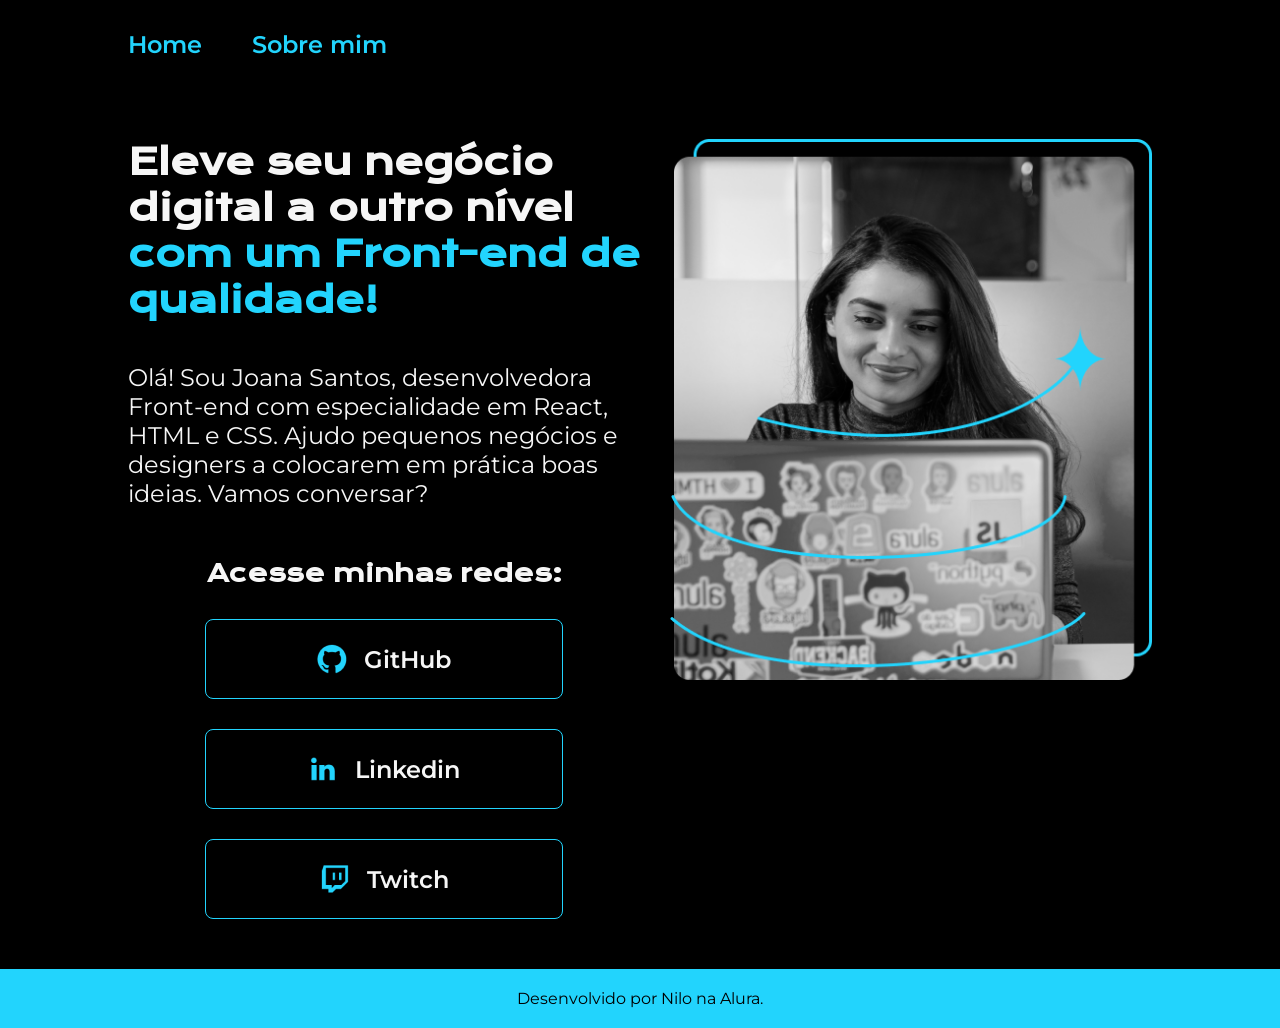
<file: 3 - HTML e CSS - Responsividade/index.html>
<!DOCTYPE html>
<html lang="pt-br">
  <head>
    <meta charset="UTF-8" />
    <meta name="viewport" content="width=device-width, initial-scale=1.0" />

    <link rel="preconnect" href="https://fonts.googleapis.com" />
    <link rel="preconnect" href="https://fonts.gstatic.com" crossorigin />
    <link
      href="https://fonts.googleapis.com/css2?family=Krona+One&family=Montserrat:ital,wght@0,100..900;1,100..900&display=swap"
      rel="stylesheet"
    />

    <title>Portfólio</title>
    <link rel="stylesheet" href="style.css" />
  </head>
  <body>
    <header>
      <a class="link-btn" href="index.html">Home</a>
      <a class="link-btn" href="sobre.html">Sobre mim</a>
    </header>

    <main>
      <div class="text">
        <h1 class="text-title">
          Eleve seu negócio digital a outro nível
          <span class="titulo-destaque">com um Front-end de qualidade!</span>
        </h1>
        <p class="text-base">
          Olá! Sou Joana Santos, desenvolvedora Front-end com especialidade em
          React, HTML e CSS. Ajudo pequenos negócios e designers a colocarem em
          prática boas ideias. Vamos conversar?
        </p>

        <div class="text-btns">
          <h2 class="text-title2">Acesse minhas redes:</h2>

          <a class="text-btn" href="http://github.com//">
            <img src="./image/Logo Github.png" alt="Logo Github" />
            GitHub
          </a>
          <a class="text-btn" href="https://www.linkedin.com/">
            <img src="./image/Logo linkedin.png" alt="Logo Linkedin" />
            Linkedin
          </a>
          <a class="text-btn" href="https://www.twitch.tv/">
            <img src="./image/Logo Twitch.png" alt="Logo Twitch" />
            Twitch
          </a>
        </div>
      </div>
      <div class="image">
        <img
          class="img-hero"
          src="./image/imagem.png"
          alt="Imagem mulher programando"
        />
      </div>
    </main>

    <footer>Desenvolvido por Nilo na Alura.</footer>
  </body>
</html>
</file>
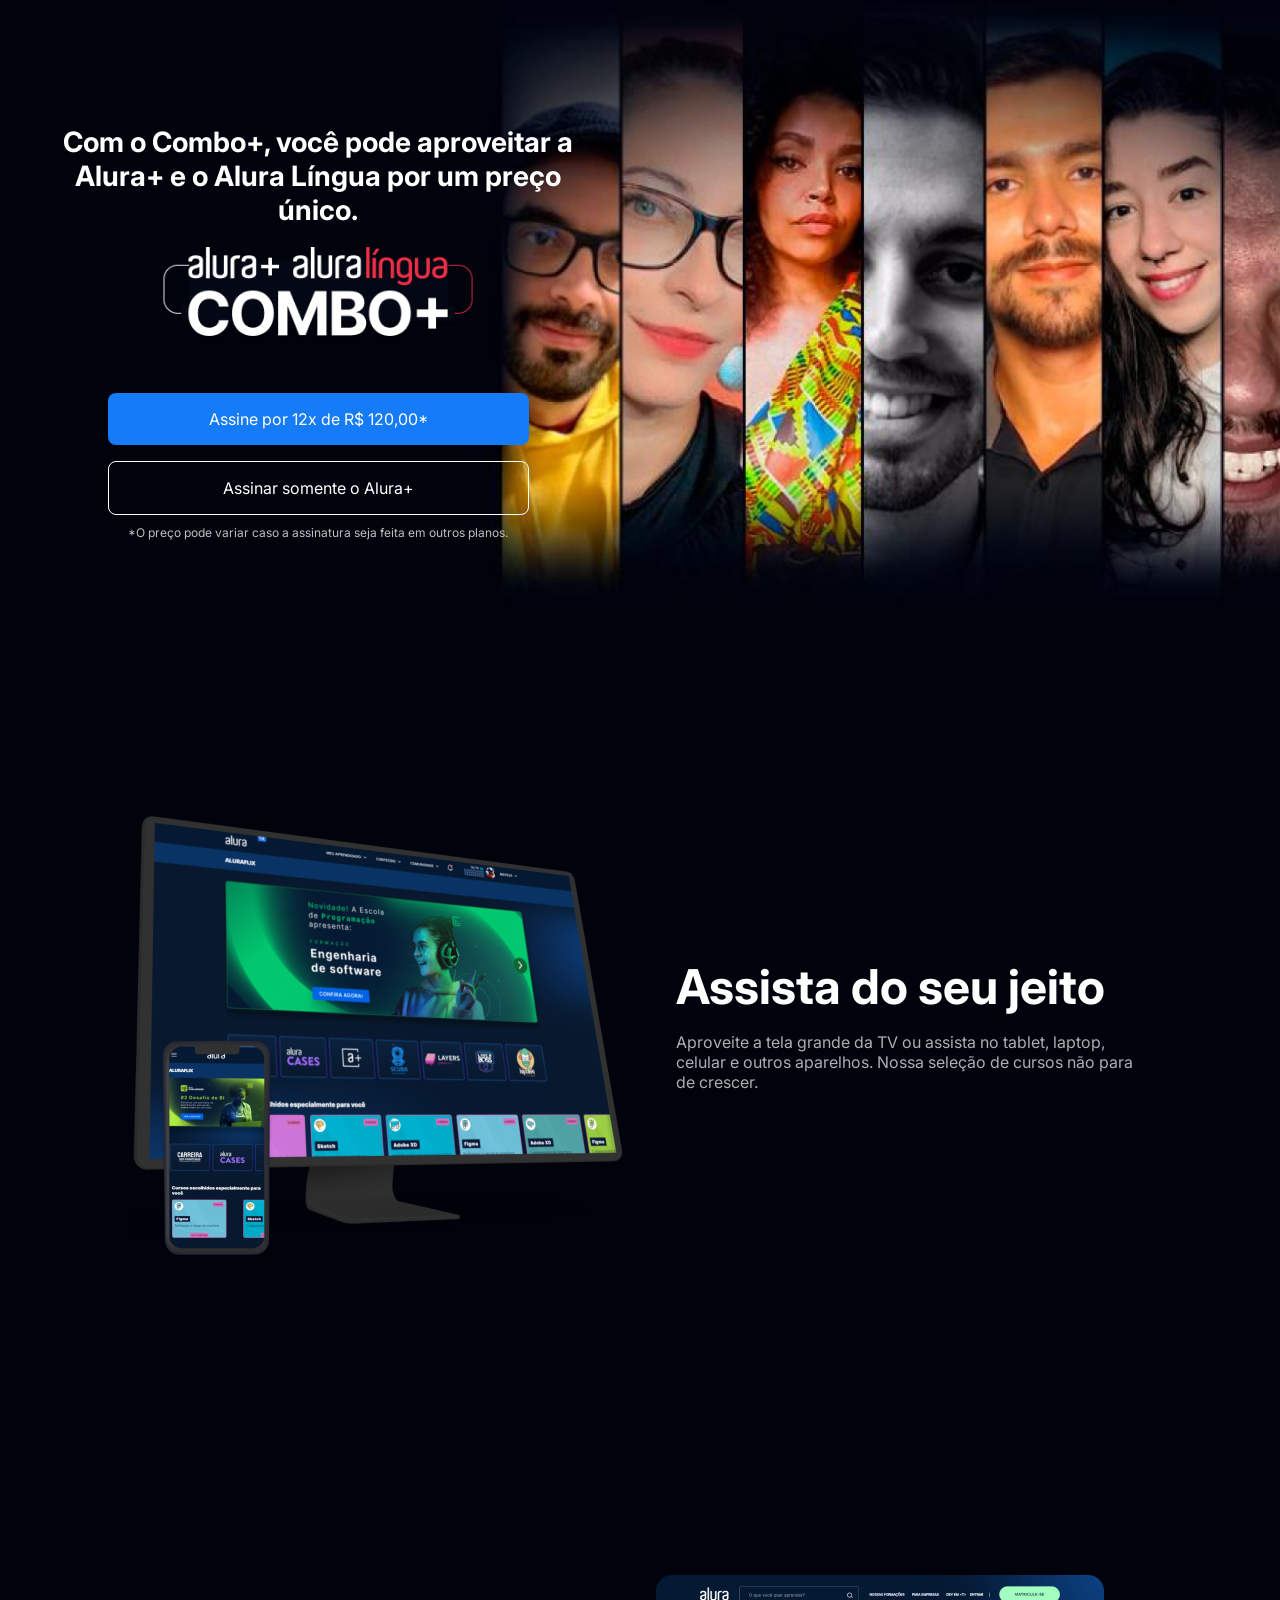
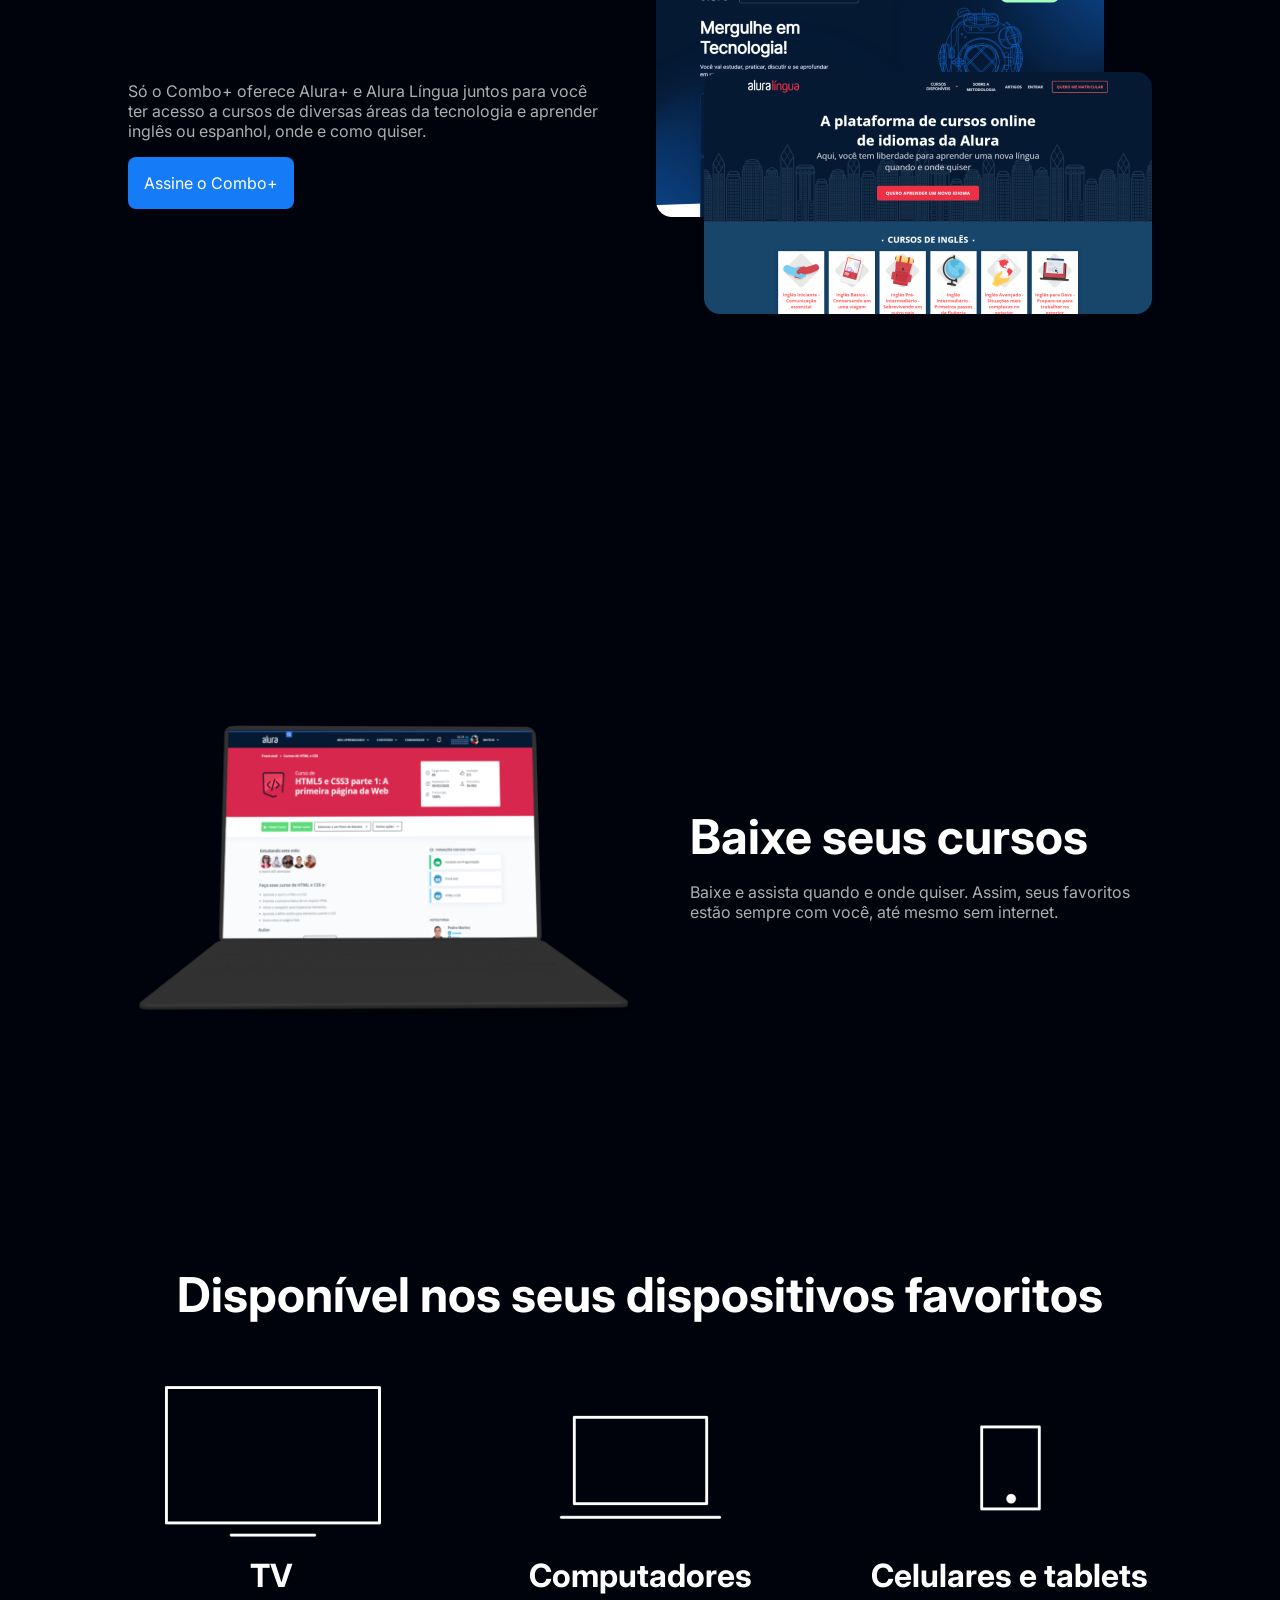
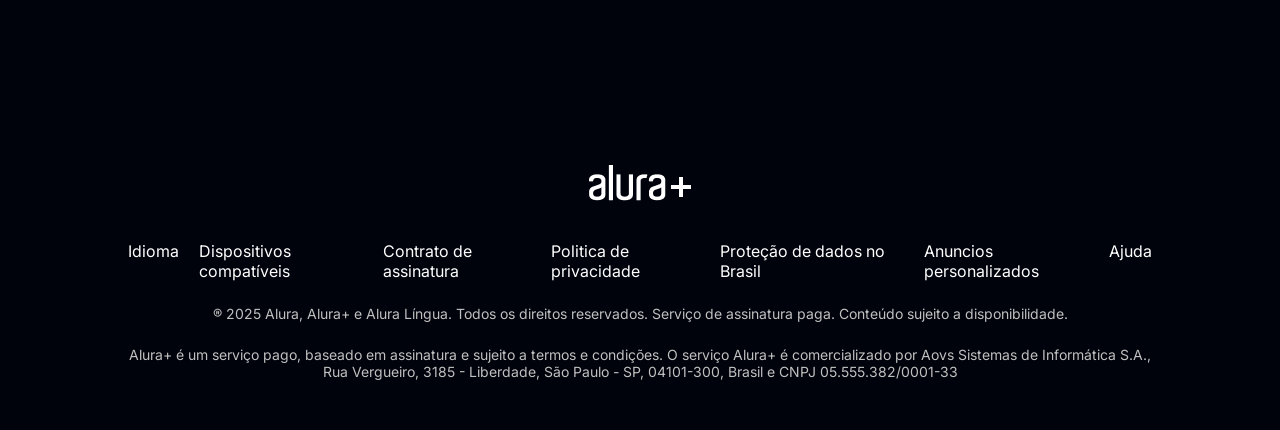
<file: 4 - HTML e CSS - Alura plus/index.html>
<!DOCTYPE html>
<html lang="pt-br">
  <head>
    <meta charset="UTF-8" />
    <meta name="viewport" content="width=device-width, initial-scale=1.0" />
    <link rel="stylesheet" href="style.css" />

    <link rel="preconnect" href="https://fonts.googleapis.com" />
    <link rel="preconnect" href="https://fonts.gstatic.com" crossorigin />
    <link
      href="https://fonts.googleapis.com/css2?family=Inter:ital,opsz,wght@0,14..32,100..900;1,14..32,100..900&display=swap"
      rel="stylesheet"
    />

    <title>Alura Plus</title>
  </head>
  <body>
    <main>
      <section class="hero">
        <div class="hero-text">
          <h1 class="title1">
            Com o Combo+, você pode aproveitar a Alura+ e o Alura Língua por um
            preço único.
          </h1>
          <img
            class="hero-logo"
            src="./image/logo-combo.png"
            alt="Logo combo alura"
          />
          <div class="hero-btns">
            <a class="btn principal" href="#">Assine por 12x de R$ 120,00*</a>
            <a class="btn secundario" href="#">Assinar somente o Alura+</a>
          </div>
          <p class="descricao">
            *O preço pode variar caso a assinatura seja feita em outros planos.
          </p>
        </div>
      </section>

      <section class="container info">
        <div class="info-box">
          <img
            class="info-box-image"
            src="./image/Plataformas.png"
            alt="Imagem de computador e celular com a plataforma alura plus"
          />
          <div class="info-box-text">
            <h2 class="title2">Assista do seu jeito</h2>
            <p class="paragrafo">
              Aproveite a tela grande da TV ou assista no tablet, laptop,
              celular e outros aparelhos. Nossa seleção de cursos não para de
              crescer.
            </p>
          </div>
        </div>
      </section>

      <section class="container info">
        <div class="info-box reverse">
          <div class="info-box-text">
            <p class="paragrafo">
              Só o Combo+ oferece Alura+ e Alura Língua juntos para você ter
              acesso a cursos de diversas áreas da tecnologia e aprender inglês
              ou espanhol, onde e como quiser.
            </p>
            <a class="btn principal" href="#">Assine o Combo+</a>
          </div>
          <img
            class="info-box-image"
            src="./image/Telas.png"
            alt="Imagem de telas da plataforma alura plus"
          />
        </div>
      </section>

      <section class="container info">
        <div class="info-box">
          <img
            class="info-box-image"
            src="./image/Notebook.png"
            alt="Imagem de Notebook com a plataforma alura"
          />
          <div class="info-box-text">
            <h2 class="title2">Baixe seus cursos</h2>
            <p class="paragrafo">
              Baixe e assista quando e onde quiser. Assim, seus favoritos estão
              sempre com você, até mesmo sem internet.
            </p>
          </div>
        </div>
      </section>

      <section class="container dispositivos">
        <h2 class="title2">Disponível nos seus dispositivos favoritos</h2>
        <div class="dispositivo-geral">
          <div class="dispositivo">
            <img src="./image/tv.png" alt="Desenho de uma TV" />
            <h3 class="title3">TV</h3>
          </div>

          <div class="dispositivo">
            <img src="./image/computador.png" alt="Desenho de um computador" />
            <h3 class="title3">Computadores</h3>
          </div>

          <div class="dispositivo">
            <img src="./image/celular.png" alt="Desenho de um celular" />
            <h3 class="title3">Celulares e tablets</h3>
          </div>
        </div>
      </section>
    </main>

    <footer>
      <img class="footer-logo" src="./image/Logo.png" alt="Logo alura" />

      <div class="footer-text">
        <div class="footer-links">
          <a class="link" href="#">Idioma</a>
          <a class="link" href="#">Dispositivos compatíveis</a>
          <a class="link" href="#">Contrato de assinatura</a>
          <a class="link" href="#">Politica de privacidade</a>
          <a class="link" href="#">Proteção de dados no Brasil</a>
          <a class="link" href="#">Anuncios personalizados</a>
          <a class="link" href="#">Ajuda</a>
        </div>

        <p class="footer-paragrafo">
          ® 2025 Alura, Alura+ e Alura Língua. Todos os direitos reservados.
          Serviço de assinatura paga. Conteúdo sujeito a disponibilidade.
        </p>

        <p class="footer-paragrafo">
          Alura+ é um serviço pago, baseado em assinatura e sujeito a termos e
          condições. O serviço Alura+ é comercializado por Aovs Sistemas de
          Informática S.A., Rua Vergueiro, 3185 - Liberdade, São Paulo - SP,
          04101-300, Brasil e CNPJ 05.555.382/0001-33
        </p>
      </div>
    </footer>
  </body>
</html>
</file>
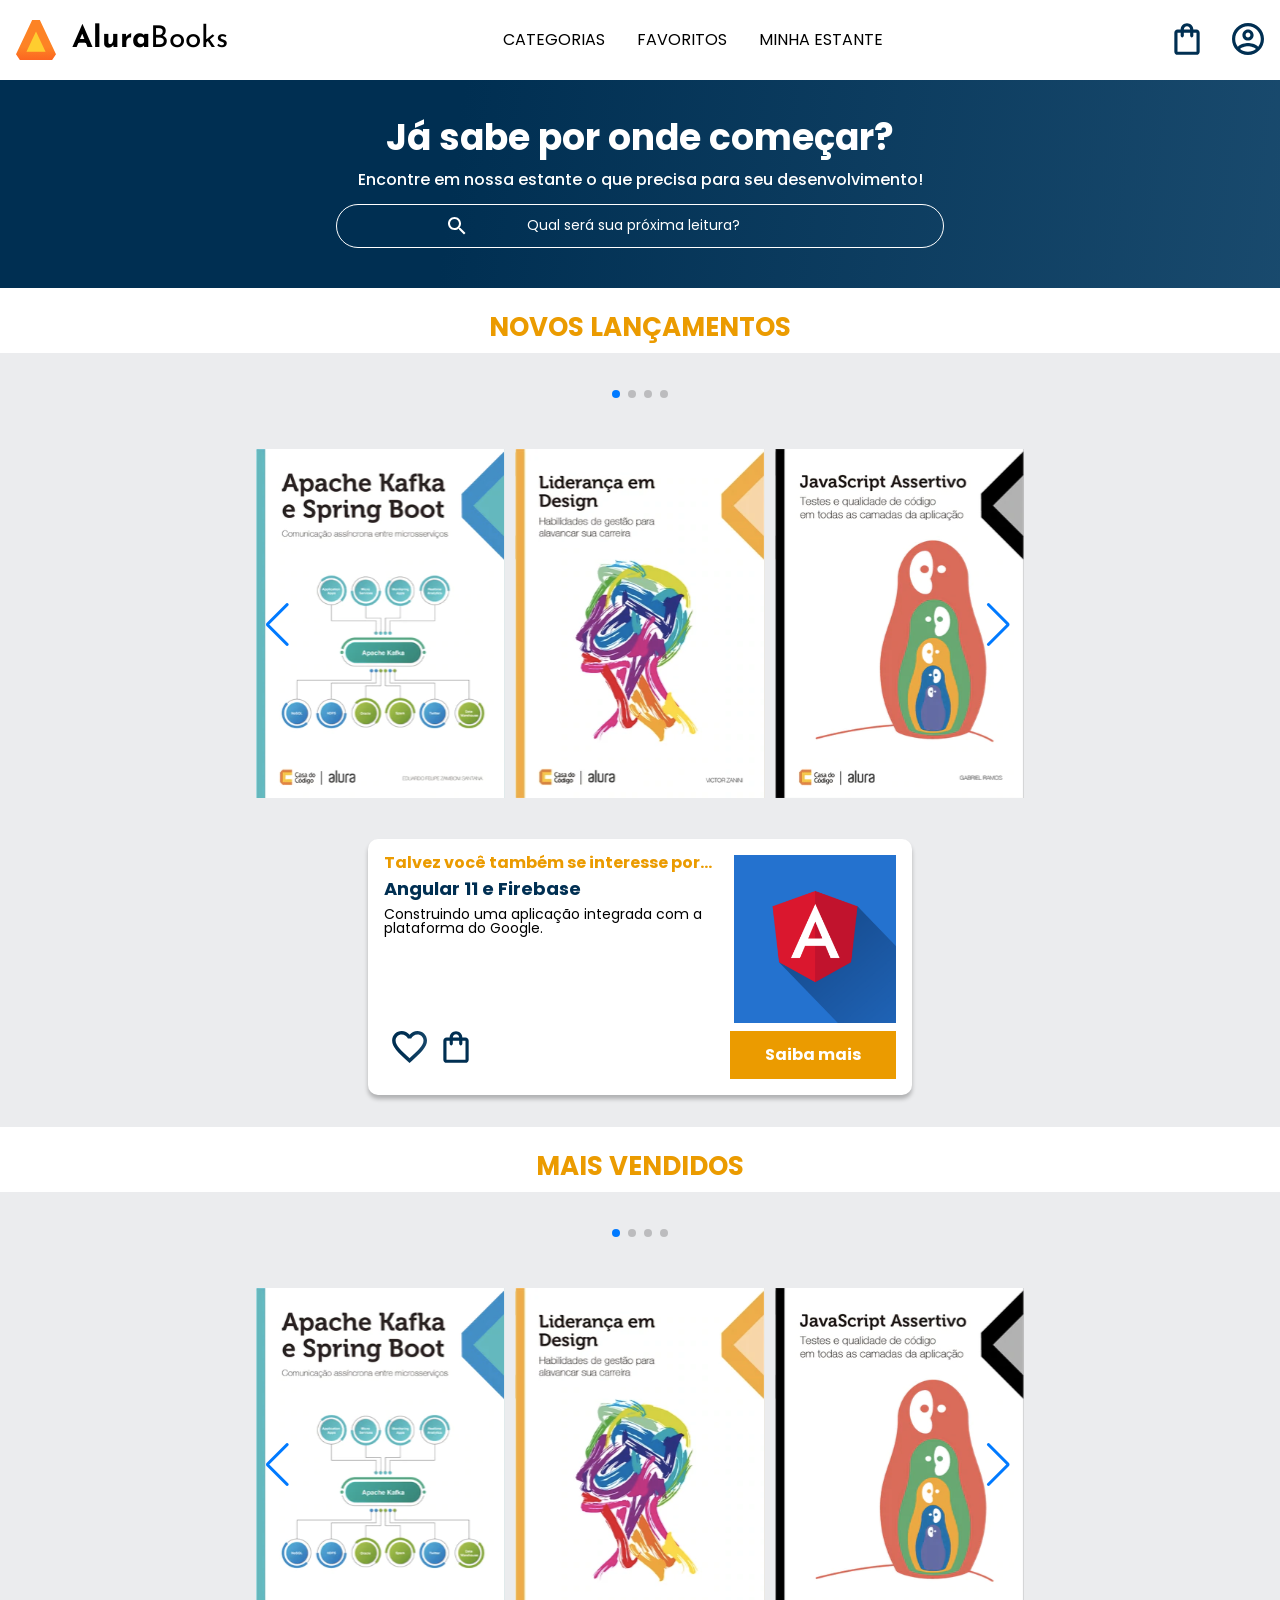
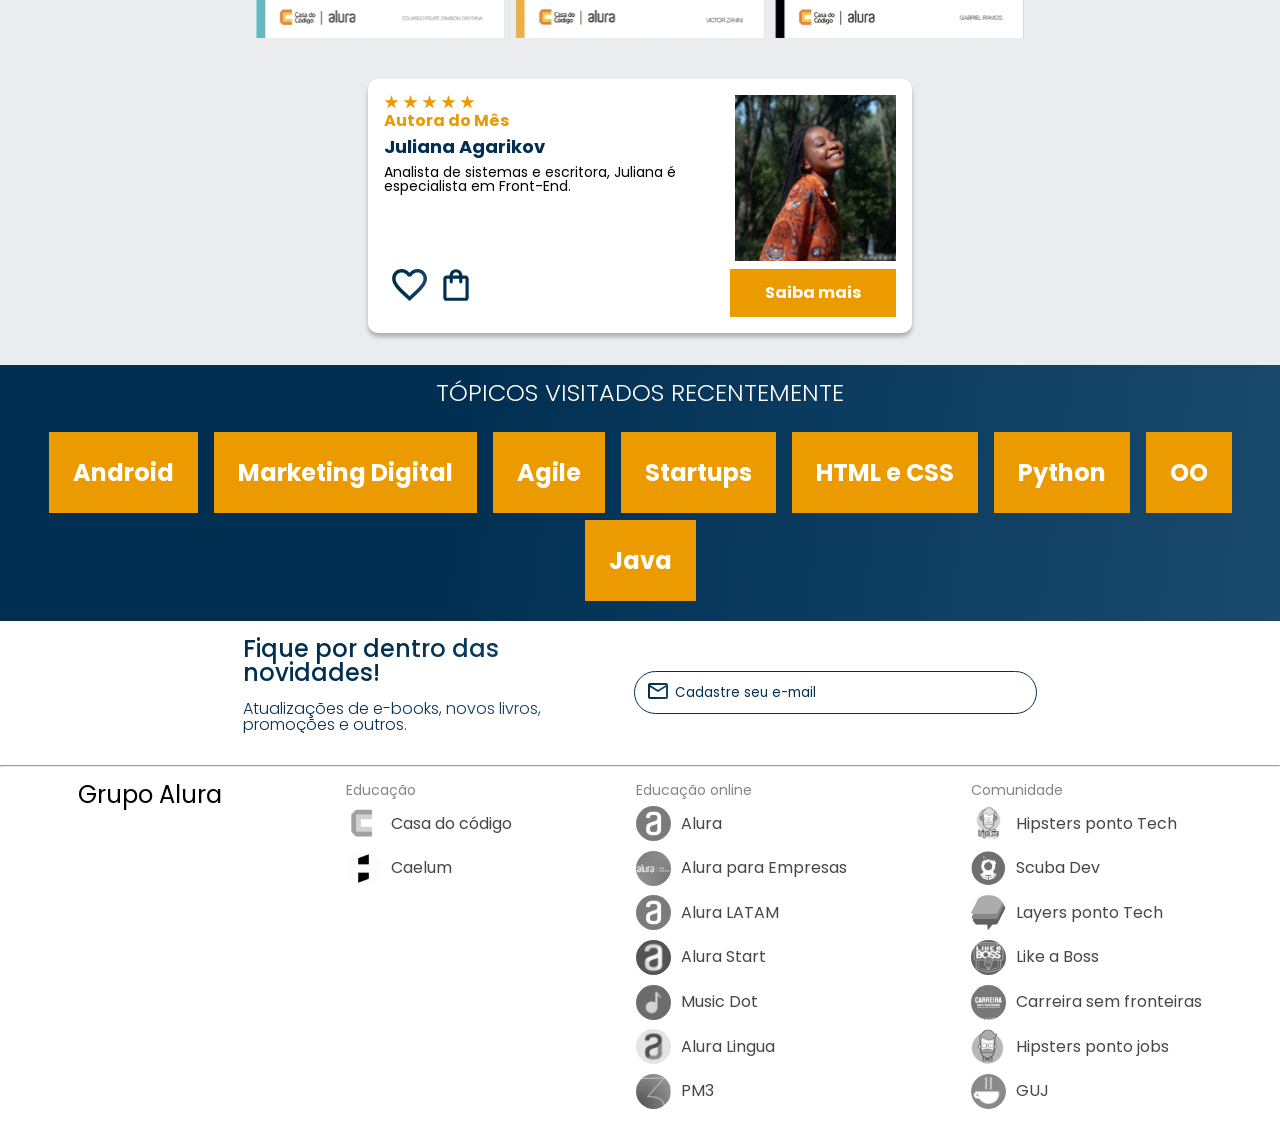
<file: 5 - HTML e CSS - Alura books/index.html>
<!DOCTYPE html>
<html>

<head>
    <meta charset="UTF-8">
    <meta name="viewport" content="width=device-width, initial-scale=1.0">
    <title>AluraBooks</title>
    <link rel="stylesheet" href="reset.css">
    <link rel="preconnect" href="https://fonts.googleapis.com">
    <link rel="preconnect" href="https://fonts.gstatic.com" crossorigin>
    <link href="https://fonts.googleapis.com/css2?family=Poppins:wght@300;400;500;700&display=swap" rel="stylesheet">
    <link rel="stylesheet" href="https://unpkg.com/swiper@8/swiper-bundle.min.css" />
    <link href="https://fonts.googleapis.com/css2?family=Josefin+Sans:wght@400;700&display=swap" rel="stylesheet">
    <link rel="stylesheet" href="styles.css">
</head>

<body>
    <header class="cabeçalho">
        <div class="container">
            <input type="checkbox" id="menu" class="container__botao">
            <label for="menu" class="container__rotulo">
                <span class="cabeçalho__menu-hamburguer container__imagem"></span>
            </label>
            <ul class="lista-menu">
                <li class="lista-menu__titulo">Categorias</li>
                <li class="lista-menu__item">
                    <a href="#" class="lista-menu__link">Programação</a>
                </li>
                <li class="lista-menu__item">
                    <a href="#" class="lista-menu__link">Front-end</a>
                </li>
                <li class="lista-menu__item">
                    <a href="#" class="lista-menu__link">Infraestrutura</a>
                </li>
                <li class="lista-menu__item">
                    <a href="#" class="lista-menu__link">Business</a>
                </li>
                <li class="lista-menu__item">
                    <a href="#" class="lista-menu__link">Design & UX</a>
                </li>
            </ul>
            <img src="img/Logo.svg" alt="Logo da Alurabooks" class="container__imagem">
            <h1 class="container__titulo"><b class="container__titulo--negrito">Alura</b>Books</h1>
        </div>

        <ul class="opções">
            <input type="checkbox" id="opções-menu" class="opções__botão">
            <label for="opções-menu" class="opções__rotulo">
                <li class="opções__item">Categorias</li>
            </label>

            <ul class="lista-menu">
                <li class="lista-menu__item">
                    <a href="#" class="lista-menu__link">Programação</a>
                </li>
                <li class="lista-menu__item">
                    <a href="#" class="lista-menu__link">Front-end</a>
                </li>
                <li class="lista-menu__item">
                    <a href="#" class="lista-menu__link">Infraestrutura</a>
                </li>
                <li class="lista-menu__item">
                    <a href="#" class="lista-menu__link">Business</a>
                </li>
                <li class="lista-menu__item">
                    <a href="#" class="lista-menu__link">Design & UX</a>
                </li>
            </ul>

            <li class="opções__item"><a href="#" class="opções__link">Favoritos</a></li>
            <li class="opções__item"><a href="#" class="opções__link">Minha estante</a></li>
        </ul>

        <div class="container">
            <a href="#"><img src="img/Favoritos.svg" alt="Meus favoritos"
                    class="container__imagem container__imagem-transparente"></a>
            <a href="#" class="container__link">
                <img src="img/Compras.svg" alt="Carrinhos de compras" class="container__imagem">
                <p class="container__texto">Minha sacola</p>
            </a>
            <a href="#" class="container__link">
                <img src="img/Usuario.svg" alt="Meu perfil" class="container__imagem">
                <p class="container__texto">Meu perfil</p>
            </a>
        </div>
    </header>
    <section class="banner">
        <h2 class="banner__titulo">Já sabe por onde começar?</h2>
        <p class="banner__texto">Encontre em nossa estante o que precisa para seu desenvolvimento!</p>
        <input type="search" class="banner__pesquisa" placeholder="Qual será sua próxima leitura?">
    </section>
    <section class="carrossel">
        <h2 class="carrossel__titulo">Novos lançamentos</h2>
        <!-- Slider main container -->
        <div class="carrossel__container">
            <div class="swiper">
                <!-- Additional required wrapper -->
                <!-- If we need pagination -->
                <div class="swiper-pagination"></div>

                <div class="swiper-wrapper">
                    <!-- Slides -->
                    <div class="swiper-slide"><img src="img/ApacheKafka.svg"
                            alt="Livro sobre apache kafka e spring boot da alura books"></div>
                    <div class="swiper-slide"><img src="img/Liderança.svg"
                            alt="Livro sobre liderança em design da alura books"></div>
                    <div class="swiper-slide"><img src="img/Javascript.svg"
                            alt="Livro sobre javascript assertivo da alurabooks"></div>
                    <div class="swiper-slide"><img src="img/Guia Front-end.svg" alt="Livro Guia front end"></div>
                    <div class="swiper-slide"><img src="img/Portugol.svg" alt="Livro sobre portugol"></div>
                    <div class="swiper-slide"><img src="img/Acessibilidade.svg" alt="livro sobre acessibilidade"></div>
                </div>

                <!-- If we need navigation buttons -->
                <div class="swiper-button-prev"></div>
                <div class="swiper-button-next"></div>
            </div>

            <div class="card">
                <!-- 1º linha -->
                <div class="card__descrição">
                    <!-- 1º coluna -->
                    <div class="descrição">
                        <h3 class="descrição__titulo">Talvez você também se interesse por...</h3>
                        <h2 class="descrição__titulo-livro">Angular 11 e Firebase</h2>
                        <p class="descrição__texto">Construindo uma aplicação integrada com a plataforma do Google.</p>
                    </div>
                    <!-- 2º coluna -->
                    <img src="img/Angular.svg" class="descrição__imagem">
                </div>

                <!-- 2º linha -->
                <div class="card__botões">
                    <!-- 1º coluna -->
                    <ul class="botões">
                        <li class="botões__item"><img src="img/Favoritos.svg" alt="Favoritar livro"></li>
                        <li class="botões__item"><img src="img/Compras.svg" alt="Adicionar no carrinho de compras"></li>
                    </ul>
                    <!-- 2º coluna -->
                    <a href="#" class="botões__ancora">Saiba mais</a>
                </div>
            </div>
        </div>
    </section>

    <section class="carrossel">
        <h2 class="carrossel__titulo">Mais vendidos</h2>
        <!-- Slider main container -->
        <div class="carrossel__container">
            <div class="swiper">
                <!-- Additional required wrapper -->
                <!-- If we need pagination -->
                <div class="swiper-pagination"></div>

                <div class="swiper-wrapper">
                    <!-- Slides -->
                    <div class="swiper-slide"><img src="img/ApacheKafka.svg"
                            alt="Livro sobre apache kafka e spring boot da alura books"></div>
                    <div class="swiper-slide"><img src="img/Liderança.svg"
                            alt="Livro sobre liderança em design da alura books"></div>
                    <div class="swiper-slide"><img src="img/Javascript.svg"
                            alt="Livro sobre javascript assertivo da alurabooks"></div>
                    <div class="swiper-slide"><img src="img/Guia Front-end.svg" alt="Livro Guia front end"></div>
                    <div class="swiper-slide"><img src="img/Portugol.svg" alt="Livro sobre portugol"></div>
                    <div class="swiper-slide"><img src="img/Acessibilidade.svg" alt="livro sobre acessibilidade"></div>
                </div>

                <!-- If we need navigation buttons -->
                <div class="swiper-button-prev"></div>
                <div class="swiper-button-next"></div>
            </div>

            <div class="card">
                <!-- 1º linha -->
                <div class="card__descrição">
                    <!-- 1º coluna -->
                    <div class="descrição">
                        <img src="img/Estrelinhas.svg" alt="Avaliação 5 estrelas">
                        <h3 class="descrição__titulo">Autora do Mês</h3>
                        <h2 class="descrição__titulo-livro">Juliana Agarikov</h2>
                        <p class="descrição__texto">Analista de sistemas e escritora, Juliana é especialista em
                            Front-End.
                        </p>
                    </div>
                    <!-- 2º coluna -->
                    <img src="img/Escritora.svg" class="descrição__imagem">
                </div>

                <!-- 2º linha -->
                <div class="card__botões">
                    <!-- 1º coluna -->
                    <ul class="botões">
                        <li class="botões__item"><img src="img/Favoritos.svg" alt="Favoritar livro"></li>
                        <li class="botões__item"><img src="img/Compras.svg" alt="Adicionar no carrinho de compras"></li>
                    </ul>
                    <!-- 2º coluna -->
                    <a href="#" class="botões__ancora">Saiba mais</a>
                </div>
            </div>
        </div>
    </section>

    <section class="tópicos">
        <h2 class="tópicos__titulo">TÓPICOS VISITADOS RECENTEMENTE</h2>
        <ul class="tópicos__lista">
            <li class="tópicos__item">
                <a href="#" class="tópicos__link">Android</a>
            </li>
            <li class="tópicos__item">
                <a href="#" class="tópicos__link">Marketing Digital</a>
            </li>
            <li class="tópicos__item">
                <a href="#" class="tópicos__link">Agile</a>
            </li>
            <li class="tópicos__item">
                <a href="#" class="tópicos__link">Startups</a>
            </li>
            <li class="tópicos__item">
                <a href="#" class="tópicos__link">HTML e CSS</a>
            </li>
            <li class="tópicos__item">
                <a href="#" class="tópicos__link">Python</a>
            </li>
            <li class="tópicos__item">
                <a href="#" class="tópicos__link">OO</a>
            </li>
            <li class="tópicos__item">
                <a href="#" class="tópicos__link">Java</a>
            </li>
        </ul>
    </section>

    <section class="contato">
        <div class="contato__descrição">
            <h2 class="contato__titulo">Fique por dentro das novidades!</h2>
            <p class="contato__texto">Atualizações de e-books, novos livros, promoções e outros.</p>
        </div>
        <input type="email" placeholder="Cadastre seu e-mail" class="contato__email">
    </section>

    <hr />

    <footer class="rodapé">
        <h2 class="rodapé__titulo">Grupo Alura</h2>
        <ul class="lista-rodapé">
            <li class="lista-rodapé__titulo">Educação</li>
            <li class="lista-rodapé__item">
                <img src="img/CasaDoCodigo.svg" alt="Logo da casa do código">
                <a href="#" class="lista-rodapé__link">Casa do código</a>
            </li>
            <li class="lista-rodapé__item">
                <img src="img/Caelum.svg" alt="Logo da caelum">
                <a href="#" class="lista-rodapé__link">Caelum</a>
            </li>
        </ul>

        <ul class="lista-rodapé">
            <li class="lista-rodapé__titulo">Educação online</li>
            <li class="lista-rodapé__item">
                <img src="img/Alura.svg" alt="Logo da Alura">
                <a href="#" class="lista-rodapé__link">Alura</a>
            </li>
            <li class="lista-rodapé__item">
                <img src="img/AluraEmpresas.svg" alt="Logo da Alura para Empresas">
                <a href="#" class="lista-rodapé__link">Alura para Empresas</a>
            </li>
            <li class="lista-rodapé__item">
                <img src="img/AluraLATAM.svg" alt="Logo da Alura Latam">
                <a href="#" class="lista-rodapé__link">Alura LATAM</a>
            </li>
            <li class="lista-rodapé__item">
                <img src="img/AluraStart.svg" alt="Logo da Alura START">
                <a href="#" class="lista-rodapé__link">Alura Start</a>
            </li>
            <li class="lista-rodapé__item">
                <img src="img/MusicDot.svg" alt="Logo da Music Dot">
                <a href="#" class="lista-rodapé__link">Music Dot</a>
            </li>
            <li class="lista-rodapé__item">
                <img src="img/AluraLingua.svg" alt="Logo da Alura Lingua">
                <a href="#" class="lista-rodapé__link">Alura Lingua</a>
            </li>
            <li class="lista-rodapé__item">
                <img src="img/PM3.svg" alt="Logo da PM3">
                <a href="#" class="lista-rodapé__link">PM3</a>
            </li>
        </ul>

        <ul class="lista-rodapé">
            <li class="lista-rodapé__titulo">Comunidade</li>
            <li class="lista-rodapé__item">
                <img src="img/HipstersTech.svg" alt="Logo do Hipsters ponto Tech">
                <a href="#" class="lista-rodapé__link">Hipsters ponto Tech</a>
            </li>
            <li class="lista-rodapé__item">
                <img src="img/ScubaDev.svg" alt="Logo do Scuba Dev">
                <a href="#" class="lista-rodapé__link">Scuba Dev</a>
            </li>
            <li class="lista-rodapé__item">
                <img src="img/LayersTech.svg" alt="Logo do Layers ponto Tech">
                <a href="#" class="lista-rodapé__link">Layers ponto Tech</a>
            </li>
            <li class="lista-rodapé__item">
                <img src="img/LikeABoss.svg" alt="Logo do Like a Boss">
                <a href="#" class="lista-rodapé__link">Like a Boss</a>
            </li>
            <li class="lista-rodapé__item">
                <img src="img/CarreiraSemFronteira.svg" alt="Logo do Carreira sem fronteiras">
                <a href="#" class="lista-rodapé__link">Carreira sem fronteiras</a>
            </li>
            <li class="lista-rodapé__item">
                <img src="img/HipstersJobs.svg" alt="Logo do Hipsters ponto jobs">
                <a href="#" class="lista-rodapé__link">Hipsters ponto jobs</a>
            </li>
            <li class="lista-rodapé__item">
                <img src="img/GUJ.svg" alt="Logo do GUJ">
                <a href="#" class="lista-rodapé__link">GUJ</a>
            </li>
        </ul>
    </footer>

    <script src="https://unpkg.com/swiper@8/swiper-bundle.min.js"></script>
    <script>
        const swiper = new Swiper('.swiper', {
            spaceBetween: 10,
            slidesPerView: 3,
            pagination: {
                el: '.swiper-pagination',
                type: 'bullets',
            },
        });
    </script>
</body>

</html>
</file>
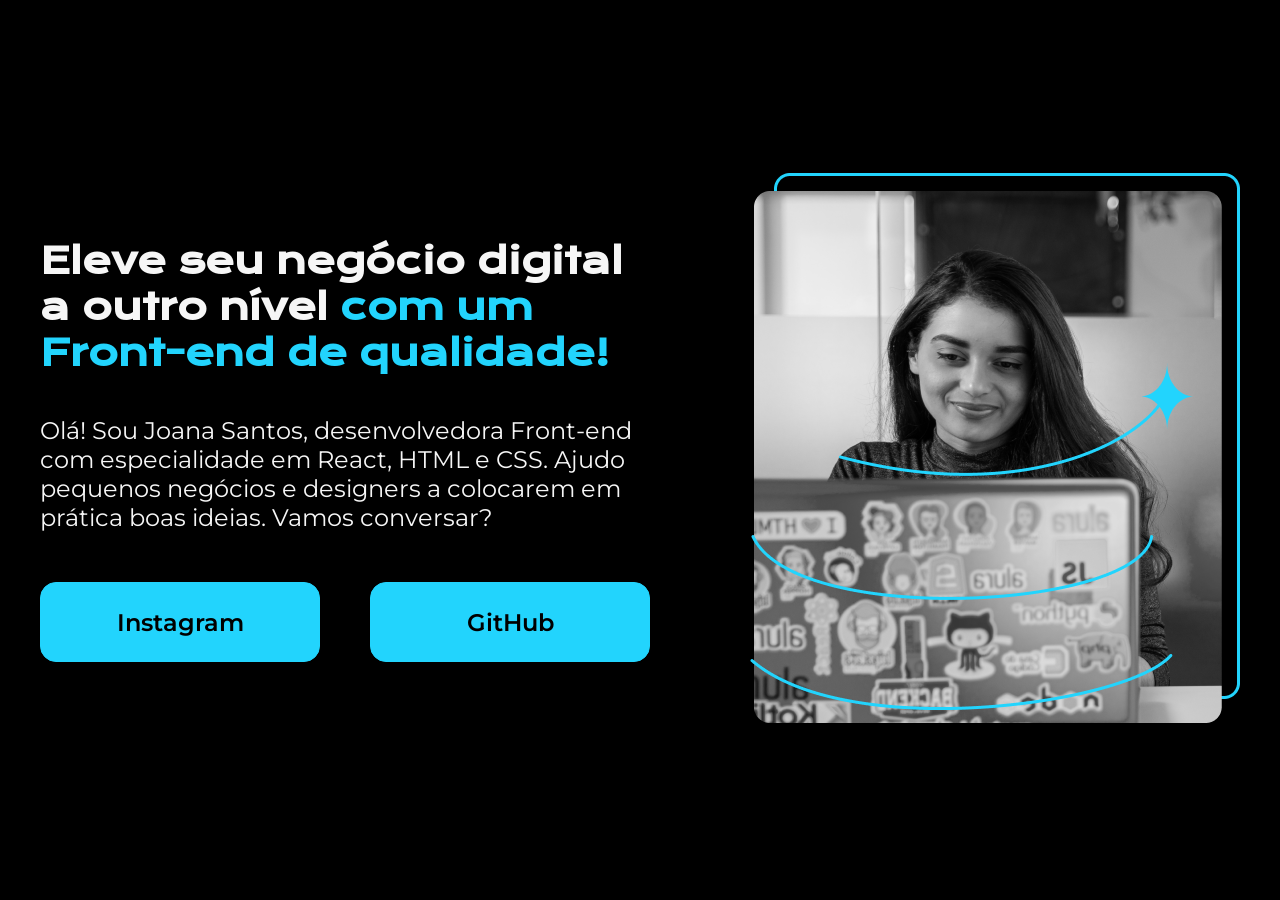
<file: 1 - HTML e CSS - Base/portfolio.html>
<!DOCTYPE html>
<html lang="pt-br">
  <head>
    <meta charset="UTF-8" />
    <meta name="viewport" content="width=device-width, initial-scale=1.0" />

    <link rel="preconnect" href="https://fonts.googleapis.com" />
    <link rel="preconnect" href="https://fonts.gstatic.com" crossorigin />
    <link
      href="https://fonts.googleapis.com/css2?family=Krona+One&family=Montserrat:ital,wght@0,100..900;1,100..900&display=swap"
      rel="stylesheet"
    />

    <title>Portfólio</title>
    <link rel="stylesheet" href="style.css" />
  </head>
  <body>
    <header></header>
    <main>
      <div class="text">
        <h1 class="text-title">
          Eleve seu negócio digital a outro nível
          <span class="titulo-destaque">com um Front-end de qualidade!</span>
        </h1>
        <p class="text-base">
          Olá! Sou Joana Santos, desenvolvedora Front-end com especialidade em
          React, HTML e CSS. Ajudo pequenos negócios e designers a colocarem em
          prática boas ideias. Vamos conversar?
        </p>

        <div class="text-btns">
          <a class="text-btn" href="https://www.instagram.com/">Instagram</a>
          <a class="text-btn" href="https://github.com/">GitHub</a>
        </div>
      </div>
      <div class="image">
        <img src="./image/imagem.png" alt="Imagem mulher programando" />
      </div>
    </main>
    <footer></footer>
  </body>
</html>
</file>
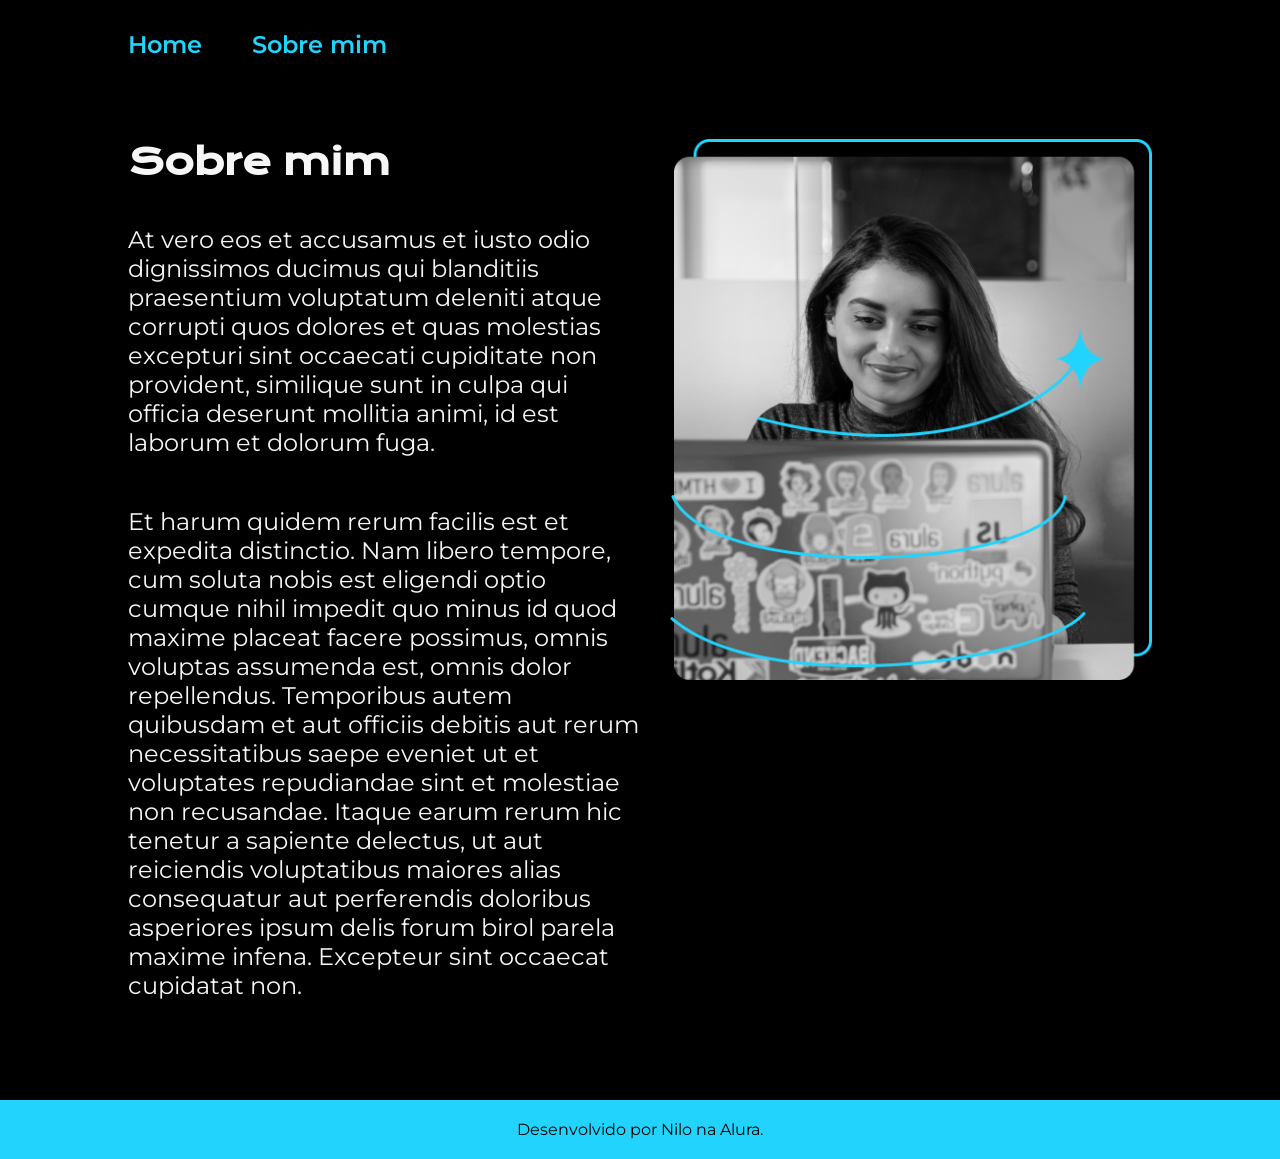
<file: 3 - HTML e CSS - Responsividade/sobre.html>
<!DOCTYPE html>
<html lang="pt-br">
  <head>
    <meta charset="UTF-8" />
    <meta name="viewport" content="width=device-width, initial-scale=1.0" />

    <link rel="preconnect" href="https://fonts.googleapis.com" />
    <link rel="preconnect" href="https://fonts.gstatic.com" crossorigin />
    <link
      href="https://fonts.googleapis.com/css2?family=Krona+One&family=Montserrat:ital,wght@0,100..900;1,100..900&display=swap"
      rel="stylesheet"
    />

    <title>Portfólio</title>
    <link rel="stylesheet" href="style.css" />
  </head>
  <body>
    <header>
      <a class="link-btn" href="index.html">Home</a>
      <a class="link-btn" href="sobre.html">Sobre mim</a>
    </header>

    <main>
      <div class="text">
        <h1 class="text-title">Sobre mim</h1>
        <p class="text-base">
          At vero eos et accusamus et iusto odio dignissimos ducimus qui
          blanditiis praesentium voluptatum deleniti atque corrupti quos dolores
          et quas molestias excepturi sint occaecati cupiditate non provident,
          similique sunt in culpa qui officia deserunt mollitia animi, id est
          laborum et dolorum fuga.
        </p>
        <p class="text-base">
          Et harum quidem rerum facilis est et expedita distinctio. Nam libero
          tempore, cum soluta nobis est eligendi optio cumque nihil impedit quo
          minus id quod maxime placeat facere possimus, omnis voluptas assumenda
          est, omnis dolor repellendus. Temporibus autem quibusdam et aut
          officiis debitis aut rerum necessitatibus saepe eveniet ut et
          voluptates repudiandae sint et molestiae non recusandae. Itaque earum
          rerum hic tenetur a sapiente delectus, ut aut reiciendis voluptatibus
          maiores alias consequatur aut perferendis doloribus asperiores ipsum
          delis forum birol parela maxime infena. Excepteur sint occaecat
          cupidatat non.
        </p>
      </div>
      <div class="image">
        <img
          class="img-hero"
          src="./image/imagem.png"
          alt="Imagem mulher programando"
        />
      </div>
    </main>

    <footer>Desenvolvido por Nilo na Alura.</footer>
  </body>
</html>
</file>
<file: 3 - HTML e CSS - Responsividade/style.css>
:root {
  --cor-preto: #000000;
  --cor-texto: #f6f6f6;
  --cor-secundaria: #22d4fd;
}

* {
  margin: 0;
  padding: 0;
  box-sizing: border-box;
}

body {
  background-color: var(--cor-preto);
  display: flex;
  flex-direction: column;
  justify-content: space-between;

  main {
    width: 80%;
    padding: 50px 0;
    margin: auto;
    display: flex;
    gap: 30px;
    justify-content: space-between;
  }
}

header {
  width: 80%;
  margin: auto;
  padding: 30px 0;
  display: flex;
  gap: 50px;

  .link-btn {
    color: var(--cor-secundaria);
    font-size: 1.5rem;
    font-family: "Montserrat", sans-serif;
    font-weight: 600;
    text-decoration: none;
  }

  .link-btn:hover {
    color: #009abd;
  }
}

.text {
  max-width: 50%;
  color: var(--cor-texto);

  .text-title {
    font-size: 2.25rem;
    font-family: "Krona One", sans-serif;
    margin-bottom: 40px;
  }

  .titulo-destaque {
    color: var(--cor-secundaria);
  }

  .text-base {
    color: var(--cor-texto);
    font-size: 1.5rem;
    font-family: "Montserrat", sans-serif;
    margin-bottom: 50px;
  }

  .text-btns {
    display: flex;
    flex-direction: column;
    align-items: center;
    gap: 30px;

    .text-title2 {
      font-size: 1.5rem;
      font-family: "Krona One", sans-serif;
    }

    .text-btn {
      border: 1px solid var(--cor-secundaria);
      border-radius: 8px;
      width: 70%;
      height: 80px;

      display: flex;
      align-items: center;
      justify-content: center;
      gap: 16px;

      color: var(--cor-texto);
      font-size: 1.5rem;
      font-family: "Montserrat", sans-serif;
      font-weight: 600;
      text-decoration: none;
    }

    .text-btn:hover {
      background-color: #272727;
    }
  }
}

.img-hero {
  width: 100%;
}

footer {
  display: flex;
  justify-content: center;
  padding: 20px 0;

  background-color: var(--cor-secundaria);
  color: var(--cor-preto);
  font-size: 1rem;
  font-family: "Montserrat", sans-serif;
}

@media (max-width: 1200px) {
  main {
    flex-direction: column-reverse;
  }

  .text {
    max-width: 100%;

    .text-title {
      font-size: 2rem;
    }
  }

  header {
    justify-content: center;
  }
}
</file>
<file: 4 - HTML e CSS - Alura plus/style.css>
:root {
  --cor-branca: #ffffff;
  --cor-secundaria: #c0c0c0;
  --cor-paragrafo: #f9f9f9b2;
  --cor-botao: #167bf7;
  --cor-botao-hover: #0051b5;
  --cor-bg: #00030c;
}

* {
  margin: 0;
  padding: 0;
  box-sizing: border-box;
}

body {
  background-color: var(--cor-bg);
}

.container {
  height: 80vh;
  width: 80%;
  margin: auto;
  display: flex;
  justify-content: center;
}

.hero {
  width: 100%;
  padding: 125px 55px;
  display: flex;
  align-items: center;
  background-image: url(./image/background.png);
  background-repeat: no-repeat;
  background-size: cover;
  background-position: center;

  .hero-text {
    display: flex;
    flex-direction: column;
    align-items: center;
    width: 45%;

    .hero-logo {
      width: 60%;
      padding: 20px 0 50px 0;
    }

    .hero-btns {
      width: 80%;
      display: flex;
      flex-direction: column;
      gap: 1rem;
    }
  }
}

.info {
  .info-box {
    display: flex;
    align-items: center;
    gap: 50px;
    justify-content: space-between;

    .info-box-text {
      width: 50%;
      display: flex;
      flex-direction: column;
      align-items: start;
      gap: 1rem;
    }

    .info-box-image {
      width: 50%;
    }
  }
}

.dispositivos {
  display: flex;
  flex-direction: column;
  justify-content: center;
  align-items: center;
  height: 50vh;

  .dispositivo-geral {
    padding: 40px 0;
    display: flex;
    justify-content: space-between;
    gap: 30px;

    .dispositivo {
      display: flex;
      flex-direction: column;
      align-items: center;
    }
  }
}

.btn {
  color: var(--cor-branca);
  font-size: 1rem;
  text-align: center;
  font-family: "Inter", sans-serif;

  border-radius: 8px;
  text-decoration: none;
  padding: 16px 16px;

  &.principal {
    background-color: var(--cor-botao);
  }

  &.principal:hover {
    background-color: var(--cor-botao-hover);
  }

  &.secundario {
    border: 1px solid var(--cor-branca);
  }

  &.secundario:hover {
    border: 1px solid var(--cor-botao-hover);
  }
}

footer {
  display: flex;
  flex-direction: column;
  align-items: center;
  width: 80%;
  margin: auto;
  padding: 50px 0;
  .footer-logo {
    width: 10%;
    padding: 40px 0;
  }

  .footer-text {
    display: flex;
    flex-direction: column;
    gap: 1.5rem;

    .footer-links {
      width: 100%;
      display: flex;
      justify-content: space-between;
      gap: 20px;

      .link {
        color: var(--cor-branca);
        font-size: 1rem;
        font-family: "Inter", sans-serif;
        text-decoration: none;
      }

      .link:hover {
        color: var(--cor-botao);
      }
    }

    .footer-paragrafo {
      color: var(--cor-secundaria);
      font-size: 0.875rem;
      text-align: center;
      font-family: "Inter", sans-serif;
    }
  }
}

.descricao {
  padding-top: 10px;
  color: var(--cor-secundaria);
  font-size: 0.75rem;
  font-family: "Inter", sans-serif;
}

.title1 {
  color: var(--cor-branca);
  font-size: 1.75rem;
  font-weight: 700;
  text-align: center;
  font-family: "Inter", sans-serif;
}

.title2 {
  color: var(--cor-branca);
  font-size: 3rem;
  font-weight: 700;
  font-family: "Inter", sans-serif;
}

.title3 {
  color: var(--cor-branca);
  font-size: 2rem;
  font-weight: 700;
  font-family: "Inter", sans-serif;
}

.paragrafo {
  color: var(--cor-paragrafo);
  font-size: 1rem;
  font-family: "Inter", sans-serif;
}

@media screen and (max-width: 768px) {
  .container {
    height: initial;
    width: 80%;
    padding: 50px 0;
  }

  .hero {
    background-image: none;
    width: 100%;
    padding: 50px 20px;
    display: flex;

    .hero-text {
      width: 100%;
      text-align: center;

      .hero-logo {
        width: 50%;
        padding: 20px 0;
      }
    }
  }

  .info {
    .info-box {
      display: flex;
      flex-direction: column;
      text-align: center;

      .info-box-text {
        align-items: center;
        width: 100%;
      }

      &.reverse {
        flex-direction: column-reverse;
      }

      .info-box-text {
        width: 100%;
      }

      .info-box-image {
        width: 100%;
      }
    }
  }

  .dispositivos {
    height: initial;
    padding: 50px 0;
    text-align: center;

    .dispositivo-geral {
      flex-direction: column;
    }
  }

  footer {
    .footer-logo {
      width: 30%;
    }

    .footer-text {
      .footer-links {
        width: 100%;
        flex-direction: column;
        gap: 10px;
        text-align: center;
      }
    }
  }

  .title2 {
    font-size: 2rem;
  }

  .title3 {
    font-size: 1.5rem;
  }
}
</file>
<file: 5 - HTML e CSS - Alura books/styles.css>
@import url("styles/header.css");
@import url("styles/banner.css");
@import url("styles/carrossel.css");
@import url("styles/topicos.css");
@import url("styles/contato.css");
@import url("styles/rodapé.css");

:root {
    --cor-de-fundo: #EBECEE;
    --branco: #FFFFFF;
    --laranja: #EB9B00;
    --azul-degrade: linear-gradient(97.54deg, #002F52 35.49%, #326589 165.37%);
    --fonte-principal: "Poppins";
    --azul: #002F52;
    --fonte-secundario: "Josefin Sans";
    --preto: #000000;
    --cinza: #474646;
    --cinza-claro: #858585;
}

body {
    background-color: var(--cor-de-fundo);
    font-family: var(--fonte-principal);
    font-size: 16px;
    font-weight: 400;
}
</file>
<file: 1 - HTML e CSS - Base/style.css>
* {
  margin: 0;
  padding: 0;
  box-sizing: border-box;
}

body {
  height: 100vh;
  background-color: black;
  display: flex;

  main {
    width: 1200px;
    margin: auto;
    display: flex;
    align-items: center;
    justify-content: space-between;
  }
}

.text {
  max-width: 615px;
  color: #f6f6f6;

  .text-title {
    font-size: 36px;
    font-family: "Krona One", sans-serif;
    margin-bottom: 40px;
  }

  .titulo-destaque {
    color: #22d4fd;
  }

  .text-base {
    color: #f6f6f6;
    font-size: 24px;
    font-family: "Montserrat", sans-serif;
    margin-bottom: 50px;
  }

  .text-btns {
    display: flex;
    gap: 50px;

    .text-btn {
      background-color: #22d4fd;
      border: 1px solid #22d4fd;
      border-radius: 16px;
      width: 280px;
      height: 80px;

      display: flex;
      align-items: center;
      justify-content: center;

      color: black;
      font-size: 24px;
      font-family: "Montserrat", sans-serif;
      font-weight: 600;
      text-decoration: none;
    }

    .text-btn:hover {
      background-color: #009cbf;
    }
  }
}
</file>
